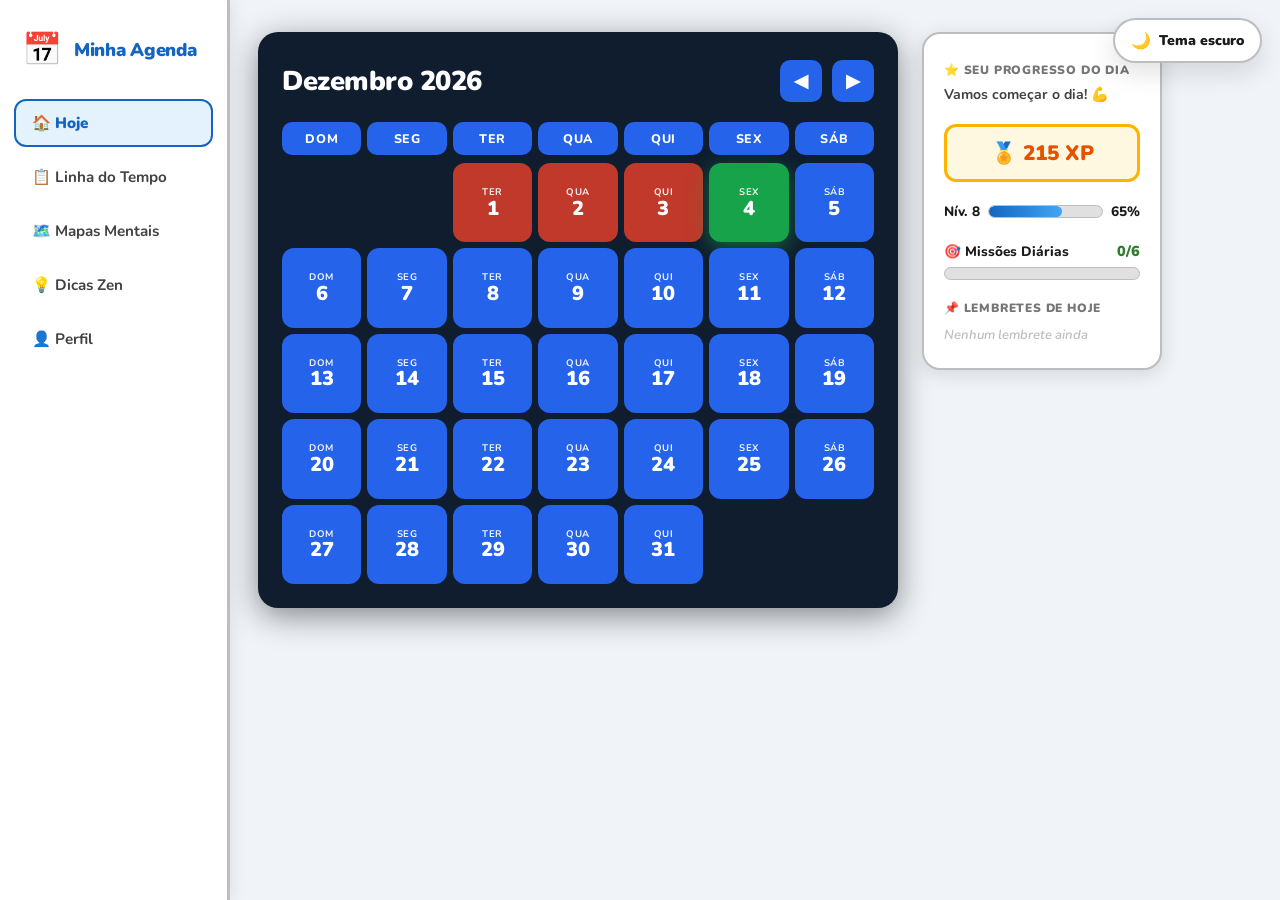
<file: agendaifsp-atualizado/index.html>
<!DOCTYPE html>
<html lang="pt-br">

<head>
    <meta charset="UTF-8">
    <meta name="viewport" content="width=device-width, initial-scale=1.0">
    <title>Agenda Adaptada</title>
    <script>
        (function () {
            try {
                if (localStorage.getItem('agenda-theme') === 'dark') {
                    document.documentElement.classList.add('dark-theme');
                }
            } catch (error) {
                document.documentElement.classList.remove('dark-theme');
            }
        })();
    </script>
    <link rel="stylesheet" href="css/style.css">
    <link rel="stylesheet" href="css/dark-mode.css">
    <link href="https://fonts.googleapis.com/css2?family=Nunito:wght@400;600;700;800;900&display=swap" rel="stylesheet">
</head>

<body>

    <div class="vlibras">
        <style>
            div[vw].enabled {
                top: 65% !important;
            }
        </style>

        <div vw class="enabled">

            <div vw-access-button class="active"></div>
            <div vw-plugin-wrapper>
                <div class="vw-plugin-top-wrapper"></div>
            </div>
        </div>
    </div>

    <script src="https://vlibras.gov.br/app/vlibras-plugin.js"></script>
    <script>
        new window.VLibras.Widget('https://vlibras.gov.br/app');
    </script>


    <button class="theme-toggle" id="theme-toggle" type="button" aria-pressed="false">
        <span class="theme-toggle-icon" aria-hidden="true">🌙</span>
        <span class="theme-toggle-text">Tema escuro</span>
    </button>

    <!-- Sidebar -->
    <aside class="sidebar">
        <div class="sidebar-logo">
            <div class="logo-icon">📅</div>
            <span class="logo-text">Minha Agenda</span>
        </div>
        <nav class="sidebar-nav">
            <a href="#" class="nav-item active" data-view="today">🏠 Hoje</a>
            <a href="#" class="nav-item" data-view="timeline">📋 Linha do Tempo</a>
            <a href="#" class="nav-item">🗺️ Mapas Mentais</a>
            <a href="#" class="nav-item">💡 Dicas Zen</a>
            <a href="#" class="nav-item">👤 Perfil</a>
        </nav>
    </aside>

    <!-- VIEW: HOJE (CALENDÁRIO)  -->
    <main class="main-content" id="view-today">
        <div class="calendar-container">
            <header>
                <h2 id="month-year"></h2>
                <div class="nav-buttons">
                    <button id="prev">◀</button>
                    <button id="next">▶</button>
                </div>
            </header>
            <div class="calendar-grid">
                <div class="day-name">Dom</div>
                <div class="day-name">Seg</div>
                <div class="day-name">Ter</div>
                <div class="day-name">Qua</div>
                <div class="day-name">Qui</div>
                <div class="day-name">Sex</div>
                <div class="day-name">Sáb</div>
                <div id="calendar-days" class="days-container"></div>
            </div>
        </div>

        <!-- Progress Panel -->
        <div class="progress-panel">
            <div class="progress-header">
                <span>⭐ SEU PROGRESSO DO DIA</span>
                <p id="progress-message">Continue assim, você está indo bem!</p>
            </div>
            <div class="xp-badge">🏅 <span id="xp-value">215</span> XP</div>
            <div class="progress-level">
                <span>Nív. <span id="level-value">8</span></span>
                <div class="progress-bar">
                    <div class="progress-fill" id="xp-bar" style="width:65%"></div>
                </div>
                <span id="xp-percent">65%</span>
            </div>
            <div class="missions">
                <span class="mission-label">🎯 Missões Diárias</span>
                <span class="mission-count" id="mission-count">4/6</span>
                <div class="progress-bar">
                    <div class="progress-fill missions-fill" id="mission-bar" style="width:66%"></div>
                </div>
            </div>
            <div class="reminders-today">
                <span class="reminders-title">📌 Lembretes de Hoje</span>
                <ul id="today-reminders-list">
                    <li class="no-reminders">Nenhum lembrete ainda</li>
                </ul>
            </div>
        </div>
    </main>

    <!--  VIEW: LINHA DO TEMPO  -->
    <main class="main-content timeline-layout" id="view-timeline" style="display:none;">
        <div class="timeline-container">
            <div class="timeline-header">
                <div>
                    <h2 class="timeline-title">📋 Linha do Tempo</h2>
                    <p class="timeline-subtitle">Acompanhe todas as suas tarefas</p>
                </div>
                <div class="timeline-filters">
                    <button class="filter-btn active" data-filter="all">Todas</button>
                    <button class="filter-btn" data-filter="done">✅ Concluídas</button>
                    <button class="filter-btn" data-filter="pending">⏳ Pendentes</button>
                    <button class="filter-btn" data-filter="missed">❌ Não Feitas</button>
                </div>
            </div>

            <div class="timeline-legend">
                <span class="legend-item legend-done">✅ Concluída</span>
                <span class="legend-item legend-pending">⏳ Pendente</span>
                <span class="legend-item legend-missed">❌ Não feita</span>
            </div>

            <div class="timeline-body" id="timeline-body">
                <p class="timeline-empty">Nenhuma tarefa encontrada. Adicione lembretes no calendário!</p>
            </div>

            <section class="report-section" id="productivity-report">
                <div class="report-header">
                    <h3>📈 Relatório de Produtividade</h3>
                    <p>Resumo das tarefas concluídas por dia e por semana</p>
                </div>

                <div class="report-highlights">
                    <div class="report-card report-best">
                        <span class="report-card-label">Dia mais produtivo</span>
                        <strong class="report-card-value" id="best-day-value">Sem dados</strong>
                        <small class="report-card-extra" id="best-day-extra">Adicione tarefas para começar</small>
                    </div>
                    <div class="report-card report-worst">
                        <span class="report-card-label">Dia menos produtivo</span>
                        <strong class="report-card-value" id="worst-day-value">Sem dados</strong>
                        <small class="report-card-extra" id="worst-day-extra">Adicione tarefas para começar</small>
                    </div>
                </div>

                <div class="report-charts">
                    <div class="chart-block">
                        <h4>Produtividade por dia da semana</h4>
                        <div class="bar-chart" id="weekday-chart"></div>
                    </div>
                    <div class="chart-block">
                        <h4>Produtividade por semana</h4>
                        <div class="bar-chart" id="week-chart"></div>
                    </div>
                </div>
            </section>
        </div>

        <!-- Painel de resumo -->
        <div class="progress-panel">
            <div class="progress-header">
                <span>📊 RESUMO GERAL</span>
                <p id="tl-summary-msg">Veja seu desempenho!</p>
            </div>
            <div class="xp-badge">🏅 <span id="tl-xp-value">215</span> XP</div>
            <div class="progress-level">
                <span>Nív. <span id="tl-level-value">8</span></span>
                <div class="progress-bar">
                    <div class="progress-fill" id="tl-xp-bar" style="width:65%"></div>
                </div>
                <span id="tl-xp-percent">65%</span>
            </div>

            <div class="tl-stats">
                <div class="tl-stat tl-stat-done">
                    <span class="tl-stat-icon">✅</span>
                    <span class="tl-stat-num" id="stat-done">0</span>
                    <span class="tl-stat-label">Concluídas</span>
                </div>
                <div class="tl-stat tl-stat-pending">
                    <span class="tl-stat-icon">⏳</span>
                    <span class="tl-stat-num" id="stat-pending">0</span>
                    <span class="tl-stat-label">Pendentes</span>
                </div>
                <div class="tl-stat tl-stat-missed">
                    <span class="tl-stat-icon">❌</span>
                    <span class="tl-stat-num" id="stat-missed">0</span>
                    <span class="tl-stat-label">Não feitas</span>
                </div>
            </div>

            <div class="missions">
                <span class="mission-label">🎯 Taxa de Conclusão</span>
                <span class="mission-count" id="tl-rate">0%</span>
                <div class="progress-bar">
                    <div class="progress-fill missions-fill" id="tl-rate-bar" style="width:0%"></div>
                </div>
            </div>
        </div>
    </main>

    <!-- Modal de Lembrete -->
    <div class="modal-overlay" id="modal-overlay">
        <div class="modal">
            <div class="modal-header">
                <span class="modal-date-title" id="modal-date-title">📅 Dia 1</span>
                <button class="modal-close" id="modal-close">✕</button>
            </div>
            <div class="modal-reminders" id="modal-reminders">
                <p class="no-reminders-modal">Nenhum lembrete para este dia.</p>
            </div>
            <div class="modal-add">
                <input type="text" id="reminder-input" class="reminder-input" placeholder="✏️ Adicionar lembrete..."
                    maxlength="80" />
                <button class="btn-add" id="btn-add-reminder">＋ Adicionar</button>
            </div>
        </div>
    </div>

    <!-- Toast -->
    <div class="toast" id="toast"></div>

    <script src="js/script.js"></script>
</body>

</html>
</file>
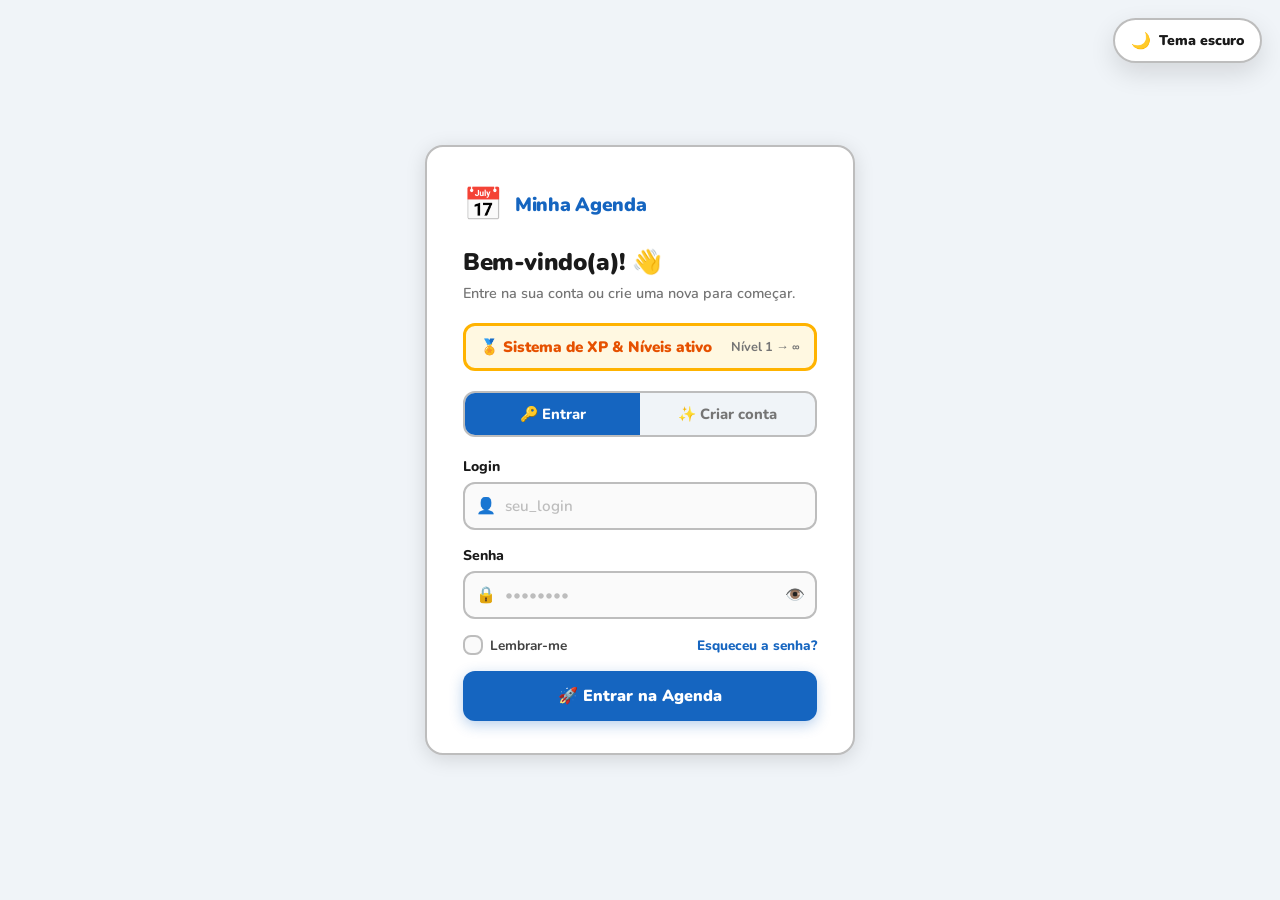
<file: agendaifsp-atualizado/login.html>
<!DOCTYPE html>
<html lang="pt-br">

<head>
    <meta charset="UTF-8">
    <meta name="viewport" content="width=device-width, initial-scale=1.0">
    <title>Agenda Adaptada — Login</title>
    <script>
        (function () {
            try {
                if (localStorage.getItem('agenda-theme') === 'dark') {
                    document.documentElement.classList.add('dark-theme');
                }
            } catch (error) {
                document.documentElement.classList.remove('dark-theme');
            }
        })();
    </script>
    <link rel="stylesheet" href="css/login.css">
    <link rel="stylesheet" href="css/dark-mode.css">

    <link href="https://fonts.googleapis.com/css2?family=Nunito:wght@400;600;700;800;900&display=swap" rel="stylesheet">
</head>

<body>

    <button class="theme-toggle" id="theme-toggle" type="button" aria-pressed="false">
        <span class="theme-toggle-icon" aria-hidden="true">🌙</span>
        <span class="theme-toggle-text">Tema escuro</span>
    </button>

    <div class="login-card">
        <div class="login-logo">
            <div class="logo-icon">📅</div>
            <span class="logo-text">Minha Agenda</span>
        </div>
        <div>
            <h1 class="login-title">Bem-vindo(a)! 👋</h1>
            <p class="login-subtitle">Entre na sua conta ou crie uma nova para começar.</p>
        </div>
        <div class="xp-badge">
            🏅 Sistema de XP &amp; Níveis ativo
            <span class="xp-badge-right">Nível 1 → ∞</span>
        </div>

        <!-- Abas -->
        <div class="tabs" role="tablist">
            <button class="tab-btn active" id="tab-login" role="tab" aria-selected="true"
                onclick="switchTab('login')">🔑 Entrar</button>
            <button class="tab-btn" id="tab-cadastro" role="tab" aria-selected="false" onclick="switchTab('cadastro')">✨
                Criar conta</button>
        </div>
        <div class="form-panel" id="panel-login">

            <div class="field">
                <label for="login-user">Login</label>
                <div class="input-wrap">
                    <span class="i-icon" aria-hidden="true">👤</span>
                    <!-- usuarios.login -->
                    <input type="text" id="login-user" placeholder="seu_login" autocomplete="username"
                        maxlength="255" />
                </div>
            </div>

            <div class="field">
                <label for="login-pw">Senha</label>
                <div class="input-wrap">
                    <span class="i-icon" aria-hidden="true">🔒</span>
                    <!-- usuarios.senha -->
                    <input type="password" id="login-pw" placeholder="••••••••" autocomplete="current-password" />
                    <button type="button" class="toggle-pw" aria-label="Mostrar/ocultar senha"
                        onclick="togglePw('login-pw', this)">👁️</button>
                </div>
            </div>

            <div class="options-row">
                <label class="remember">
                    <input type="checkbox" id="remember" />
                    <span class="check-box" aria-hidden="true">✓</span>
                    Lembrar-me
                </label>
                <a href="#" class="forgot">Esqueceu a senha?</a>
            </div>

            <button class="btn-primary" id="btn-login" onclick="handleLogin()">
                🚀 Entrar na Agenda
            </button>

        </div>
        <div class="form-panel hidden" id="panel-cadastro">
            <div class="field">
                <label for="cad-nome">Nome completo</label>
                <div class="input-wrap">
                    <span class="i-icon" aria-hidden="true">🙂</span>
                    <input type="text" id="cad-nome" placeholder="Ex.: Ana Silva" autocomplete="name" maxlength="255" />
                </div>
            </div>

            <div class="field-row">
                <div class="field">
                    <label for="cad-login">Login</label>
                    <div class="input-wrap">
                        <span class="i-icon" aria-hidden="true">👤</span>
                        <input type="text" id="cad-login" placeholder="Ex.: ana123" autocomplete="username"
                            maxlength="255" />
                    </div>
                </div>

                <div class="field">
                    <label for="cad-nasc">Data de nascimento</label>
                    <div class="input-wrap">
                        <span class="i-icon" aria-hidden="true">🎂</span>
                        <input type="date" id="cad-nasc" autocomplete="bday" />
                    </div>
                </div>
            </div>

            <div class="field">
                <label for="cad-pw">Senha</label>
                <div class="input-wrap">
                    <span class="i-icon" aria-hidden="true">🔒</span>
                    <input type="password" id="cad-pw" placeholder="Mínimo 6 caracteres" autocomplete="new-password"
                        oninput="checkPw()" />
                    <button type="button" class="toggle-pw" aria-label="Mostrar/ocultar senha"
                        onclick="togglePw('cad-pw', this)">👁️</button>
                </div>
            </div>

            <div class="pw-hints" id="pw-hints" aria-live="polite">
                <p id="hint-len">• Mínimo de 6 caracteres</p>
                <p id="hint-num">• Pelo menos 1 número</p>
                <p id="hint-char">• Pelo menos 1 letra</p>
            </div>

            <div class="field">
                <label for="cad-pw2">Confirmar senha</label>
                <div class="input-wrap">
                    <span class="i-icon" aria-hidden="true">🔐</span>
                    <input type="password" id="cad-pw2" placeholder="Repita a senha" autocomplete="new-password" />
                    <button type="button" class="toggle-pw" aria-label="Mostrar/ocultar confirmação"
                        onclick="togglePw('cad-pw2', this)">👁️</button>
                </div>
            </div>

            <div class="divider">Valores iniciais automáticos</div>

            <div class="field-row">
                <div class="field">
                    <label>Nível inicial</label>
                    <input type="text" value="Nível 1" disabled style="padding-left:14px"
                        title="Definido automaticamente — usuarios.nivel_atual DEFAULT 1" />
                </div>
                <div class="field">
                    <label>XP inicial</label>
                    <input type="text" value="0 XP" disabled style="padding-left:14px"
                        title="Definido automaticamente — usuarios.experiencia_atual DEFAULT 0" />
                </div>
            </div>

            <button class="btn-primary" id="btn-cadastro" onclick="handleCadastro()">
                ✨ Criar minha conta
            </button>

        </div>

    </div>

    <div class="toast" id="toast"></div>

    <script src="js/login.js"></script>
</body>

</html>
</file>
<file: agendaifsp-atualizado/css/style.css>
/*  RESET & BASE  */
* {
    box-sizing: border-box;
    margin: 0;
    padding: 0;
}

:root {
    --blue: #1565C0;
    --blue-light: #42A5F5;
    --blue-bg: #E3F2FD;
    --green: #2E7D32;
    --green-light: #66BB6A;
    --green-bg: #E8F5E9;
    --yellow: #E65100;
    --yellow-light: #FFB300;
    --yellow-bg: #FFF8E1;
    --red: #C62828;
    --red-light: #EF9A9A;
    --red-bg: #FFEBEE;
    --orange: #E65100;
    --orange-light: #FF8A65;
    --orange-bg: #FBE9E7;
    --bg: #F0F4F8;
    --white: #FFFFFF;
    --text-dark: #1A1A1A;
    --text-mid: #424242;
    --text-soft: #757575;
    --radius-lg: 18px;
    --radius-md: 12px;
    --radius-sm: 8px;
    --shadow: 0 4px 20px rgba(0, 0, 0, 0.13);
}

body {
    font-family: 'Nunito', 'Segoe UI', Tahoma, Geneva, Verdana, sans-serif;
    background-color: var(--bg);
    display: flex;
    min-height: 100vh;
    font-size: 16px;
}

.vlibras {
    position: relative;
    top: 65% !important;
}

.vlibras [vw-access-button],
div[vw-access-button],
.enabled [vw-access-button],
.vw-access-button {
    top: 65% !important;
    transform: translateY(-50%);
}

.sidebar,
.main-content,
.calendar-container,
.progress-panel,
.timeline-container,
.modal,
.toast,
.nav-item,
.nav-buttons button,
.day,
.filter-btn,
.legend-item,
.tl-card,
.tl-task,
.report-card,
.chart-block,
.reminder-item,
.reminder-today-item,
.btn-primary,
.btn-add,
.btn-done,
.btn-delete,
.theme-toggle,
input[type="text"],
input[type="password"],
input[type="date"],
.tabs,
.check-box {
    transition: background-color 0.28s ease, color 0.28s ease, border-color 0.28s ease, box-shadow 0.28s ease, opacity 0.28s ease, transform 0.2s ease;
}

.theme-toggle {
    position: fixed;
    top: 18px;
    right: 18px;
    z-index: 3000;
    display: inline-flex;
    align-items: center;
    gap: 8px;
    border: 2px solid #BDBDBD;
    border-radius: 999px;
    background: var(--white);
    color: var(--text-dark);
    padding: 11px 16px;
    font-family: 'Nunito', sans-serif;
    font-size: 0.88rem;
    font-weight: 900;
    cursor: pointer;
    box-shadow: 0 10px 26px rgba(0, 0, 0, 0.12);
}

.theme-toggle:hover {
    border-color: var(--blue);
    color: var(--blue);
    transform: translateY(-1px);
}

.theme-toggle-icon {
    font-size: 1rem;
    line-height: 1;
}

/*  SIDEBAR  */
.sidebar {
    width: 230px;
    background: var(--white);
    border-right: 3px solid #BDBDBD;
    padding: 28px 14px;
    display: flex;
    flex-direction: column;
    gap: 28px;
    box-shadow: 3px 0 16px rgba(0, 0, 0, 0.08);
    flex-shrink: 0;
    position: sticky;
    top: 0;
    height: 100vh;
}

.sidebar-logo {
    display: flex;
    align-items: center;
    gap: 12px;
    padding: 0 8px;
}

.logo-icon {
    font-size: 2rem;
}

.logo-text {
    font-weight: 900;
    font-size: 1.15rem;
    color: var(--blue);
    letter-spacing: -0.3px;
}

.sidebar-nav {
    display: flex;
    flex-direction: column;
    gap: 6px;
}

.nav-item {
    display: flex;
    align-items: center;
    gap: 12px;
    padding: 12px 16px;
    border-radius: var(--radius-md);
    color: var(--text-mid);
    font-weight: 700;
    font-size: 0.95rem;
    text-decoration: none;
    transition: all 0.18s;
    border: 2.5px solid transparent;
}

.nav-item:hover {
    background: var(--blue-bg);
    color: var(--blue);
    border-color: var(--blue-light);
}

.nav-item.active {
    background: var(--blue-bg);
    color: var(--blue);
    font-weight: 900;
    border-color: var(--blue);
}

/*  MAIN CONTENT  */
.main-content {
    flex: 1;
    display: flex;
    gap: 24px;
    padding: 32px 28px;
    align-items: flex-start;
    width: 100%;
}

/*  CALENDAR CONTAINER  */
/* ============================
   CALENDAR — DARK NAVY STYLE
   ============================ */
.calendar-container {
    flex: 1;
    background: #0f1d2e;
    border-radius: 20px;
    box-shadow: 0 8px 32px rgba(0,0,0,0.45);
    padding: 28px 24px 24px;
    max-width: 640px;
    border: none;
}

header {
    display: flex;
    justify-content: space-between;
    align-items: center;
    margin-bottom: 20px;
}

header h2 {
    font-size: 1.7rem;
    font-weight: 900;
    color: #ffffff;
    letter-spacing: -0.5px;
}

.nav-buttons {
    display: flex;
    gap: 10px;
}

.nav-buttons button {
    background: #2563eb;
    border: none;
    border-radius: 10px;
    width: 42px;
    height: 42px;
    font-size: 1.1rem;
    color: #ffffff;
    cursor: pointer;
    transition: all 0.18s;
    font-weight: 900;
}

.nav-buttons button:hover {
    background: #1d4ed8;
    transform: scale(1.08);
    box-shadow: 0 4px 14px rgba(37, 99, 235, 0.5);
}

/*  CALENDAR GRID */
.calendar-grid {
    display: grid;
    grid-template-columns: repeat(7, 1fr);
    gap: 6px;
    text-align: center;
}

.day-name {
    font-weight: 800;
    color: #ffffff;
    font-size: 0.78rem;
    text-transform: uppercase;
    letter-spacing: 0.6px;
    background: #2563eb;
    border-radius: 10px;
    padding: 8px 2px;
    margin-bottom: 2px;
}

.days-container {
    display: contents;
}

.day {
    width: 100%;
    aspect-ratio: 1;
    border-radius: 12px;
    cursor: pointer;
    transition: all 0.18s;
    border: none;
    display: flex;
    flex-direction: column;
    align-items: center;
    justify-content: center;
    gap: 2px;
    color: #ffffff;
    background: #c0392b;  /* past days default — red */
}

/* Future days (non-past, non-today) rendered via JS class */
.day.day-future {
    background: #2563eb;
}

/* Past days */
.day.day-past {
    background: #c0392b;
}

.day .day-label {
    font-size: 0.6rem;
    font-weight: 700;
    text-transform: uppercase;
    letter-spacing: 0.5px;
    opacity: 0.92;
    line-height: 1;
}

.day .day-num {
    font-size: 1.25rem;
    font-weight: 900;
    line-height: 1;
}

.day:hover {
    transform: scale(1.09);
    box-shadow: 0 4px 16px rgba(0,0,0,0.35);
    filter: brightness(1.15);
}

.today {
    background: #16a34a !important;
    color: #ffffff !important;
    font-weight: 900;
    box-shadow: 0 6px 20px rgba(22, 163, 74, 0.55) !important;
}

.today:hover {
    background: #15803d !important;
    color: #ffffff !important;
}

.empty {
    visibility: hidden;
}

.reminder-dot {
    width: 7px;
    height: 7px;
    border-radius: 50%;
    display: block;
    margin-top: 2px;
}

.dot-pending {
    background: #fbbf24;
    box-shadow: 0 0 5px rgba(251, 191, 36, 0.8);
}

.dot-done {
    background: #86efac;
    box-shadow: 0 0 5px rgba(134, 239, 172, 0.8);
}

/*  PROGRESS PANEL  */
.progress-panel {
    width: 240px;
    background: var(--white);
    border-radius: var(--radius-lg);
    box-shadow: var(--shadow);
    padding: 24px 20px;
    display: flex;
    flex-direction: column;
    gap: 20px;
    flex-shrink: 0;
    border: 2.5px solid #BDBDBD;
}

.progress-header span {
    font-size: 0.75rem;
    font-weight: 900;
    text-transform: uppercase;
    letter-spacing: 0.8px;
    color: var(--text-soft);
}

.progress-header p {
    font-size: 0.88rem;
    color: var(--text-mid);
    margin-top: 5px;
    font-weight: 700;
    transition: all 0.3s;
}

.xp-badge {
    background: var(--yellow-bg);
    border: 3px solid var(--yellow-light);
    border-radius: var(--radius-md);
    padding: 12px 14px;
    font-weight: 900;
    font-size: 1.3rem;
    color: var(--yellow);
    text-align: center;
    transition: transform 0.2s;
}

.xp-badge.bump {
    transform: scale(1.1);
}

.progress-level {
    display: flex;
    align-items: center;
    gap: 8px;
    font-size: 0.85rem;
    font-weight: 800;
    color: var(--text-dark);
}

.progress-bar {
    flex: 1;
    height: 13px;
    background: #E0E0E0;
    border-radius: 99px;
    overflow: hidden;
    border: 1.5px solid #BDBDBD;
}

.progress-fill {
    height: 100%;
    background: linear-gradient(90deg, var(--blue), var(--blue-light));
    border-radius: 99px;
    transition: width 0.55s ease;
}

.missions {
    display: flex;
    flex-wrap: wrap;
    align-items: center;
    gap: 6px;
}

.mission-label {
    font-size: 0.85rem;
    font-weight: 800;
    color: var(--text-dark);
    flex: 1;
}

.mission-count {
    font-size: 0.9rem;
    font-weight: 900;
    color: var(--green);
}

.missions .progress-bar {
    width: 100%;
    flex: none;
}

.missions-fill {
    background: linear-gradient(90deg, var(--green), var(--green-light));
}

/*  REMINDERS TODAY  */
.reminders-today {
    display: flex;
    flex-direction: column;
    gap: 10px;
}

.reminders-title {
    font-size: 0.75rem;
    font-weight: 900;
    text-transform: uppercase;
    letter-spacing: 0.8px;
    color: var(--text-soft);
}

#today-reminders-list {
    list-style: none;
    display: flex;
    flex-direction: column;
    gap: 7px;
    max-height: 180px;
    overflow-y: auto;
}

.no-reminders {
    font-size: 0.82rem;
    color: #BDBDBD;
    font-style: italic;
    font-weight: 600;
}

.reminder-today-item {
    display: flex;
    align-items: center;
    justify-content: space-between;
    gap: 8px;
    padding: 9px 12px;
    background: #FAFAFA;
    border-radius: var(--radius-md);
    border: 2px solid #E0E0E0;
    transition: all 0.2s;
}

.reminder-today-item.done {
    background: var(--green-bg);
    border-color: var(--green-light);
}

.reminder-today-text {
    font-size: 0.82rem;
    font-weight: 700;
    color: var(--text-dark);
    flex: 1;
    line-height: 1.3;
}

.reminder-today-item.done .reminder-today-text {
    color: var(--green);
    text-decoration: line-through;
}

.btn-confirm-today {
    background: var(--green);
    color: var(--white);
    border: none;
    border-radius: var(--radius-sm);
    padding: 6px 10px;
    font-size: 0.75rem;
    font-weight: 800;
    cursor: pointer;
    white-space: nowrap;
    font-family: 'Nunito', sans-serif;
    transition: all 0.18s;
}

.btn-confirm-today:hover {
    background: #1B5E20;
    transform: scale(1.06);
    box-shadow: 0 3px 10px rgba(46, 125, 50, 0.45);
}

.done-badge {
    font-size: 1rem;
}

/*  LINHA DO TEMPO  */

.timeline-layout {
    align-items: flex-start;
}

.timeline-layout .timeline-container {
    min-width: 0;
}

.timeline-container {
    flex: 1;
    background: var(--white);
    border-radius: var(--radius-lg);
    box-shadow: var(--shadow);
    padding: 30px 32px;
    border: 2.5px solid #BDBDBD;
    min-height: 70vh;
}

.timeline-header {
    display: flex;
    align-items: flex-start;
    justify-content: space-between;
    flex-wrap: wrap;
    gap: 16px;
    margin-bottom: 22px;
}

.timeline-title {
    font-size: 1.7rem;
    font-weight: 900;
    color: var(--blue);
    letter-spacing: -0.5px;
}

.timeline-subtitle {
    font-size: 0.9rem;
    color: var(--text-soft);
    font-weight: 600;
    margin-top: 4px;
}

/*  FILTROS  */
.timeline-filters {
    display: flex;
    gap: 8px;
    flex-wrap: wrap;
}

.filter-btn {
    padding: 8px 16px;
    border-radius: 99px;
    border: 2.5px solid #BDBDBD;
    background: var(--white);
    color: var(--text-mid);
    font-weight: 800;
    font-size: 0.82rem;
    cursor: pointer;
    font-family: 'Nunito', sans-serif;
    transition: all 0.18s;
}

.filter-btn:hover {
    border-color: var(--blue);
    color: var(--blue);
    background: var(--blue-bg);
}

.filter-btn.active {
    background: var(--blue);
    color: var(--white);
    border-color: var(--blue);
}

/*  LEGENDA  */
.timeline-legend {
    display: flex;
    gap: 18px;
    margin-bottom: 28px;
    flex-wrap: wrap;
}

.legend-item {
    display: flex;
    align-items: center;
    gap: 6px;
    font-size: 0.82rem;
    font-weight: 700;
    color: var(--text-mid);
    background: #F5F5F5;
    border-radius: 99px;
    padding: 5px 14px;
    border: 2px solid #E0E0E0;
}

.legend-done {
    border-color: var(--green-light);
    color: var(--green);
    background: var(--green-bg);
}

.legend-pending {
    border-color: var(--yellow-light);
    color: var(--yellow);
    background: var(--yellow-bg);
}

.legend-missed {
    border-color: var(--red-light);
    color: var(--red);
    background: var(--red-bg);
}

/*  CORPO DA LINHA DO TEMPO  */
.timeline-body {
    display: flex;
    flex-direction: column;
    gap: 0;
}

.timeline-empty {
    text-align: center;
    color: #BDBDBD;
    font-size: 0.95rem;
    font-weight: 600;
    font-style: italic;
    padding: 48px 0;
}

/*  GRUPO DE DIA  */
.tl-group {
    display: flex;
    gap: 18px;
    align-items: stretch;
    margin-bottom: 4px;
}

/* COLUNA ESQUERDA (DOT + LINHA)  */
.tl-left {
    display: flex;
    flex-direction: column;
    align-items: center;
    flex-shrink: 0;
    width: 44px;
}

.tl-dot {
    width: 44px;
    height: 44px;
    border-radius: 50%;
    display: flex;
    align-items: center;
    justify-content: center;
    font-size: 1.2rem;
    font-weight: 900;
    flex-shrink: 0;
    border: 3px solid transparent;
    box-shadow: 0 3px 10px rgba(0, 0, 0, 0.15);
    z-index: 1;
}

.tl-dot-done {
    background: var(--green-bg);
    border-color: var(--green);
}

.tl-dot-pending {
    background: var(--yellow-bg);
    border-color: var(--yellow-light);
}

.tl-dot-missed {
    background: var(--red-bg);
    border-color: var(--red);
}

.tl-line {
    flex: 1;
    width: 4px;
    background: linear-gradient(to bottom, #BDBDBD, #E0E0E0);
    border-radius: 99px;
    margin: 4px 0;
    min-height: 24px;
}

/*  CARD DO DIA  */
.tl-card {
    flex: 1;
    background: #FAFAFA;
    border: 2.5px solid #E0E0E0;
    border-radius: var(--radius-lg);
    padding: 18px 20px;
    margin-bottom: 20px;
    transition: box-shadow 0.2s;
}

.tl-card:hover {
    box-shadow: 0 4px 18px rgba(0, 0, 0, 0.1);
}

.tl-card-today {
    background: var(--blue-bg);
    border-color: var(--blue);
    box-shadow: 0 4px 18px rgba(21, 101, 192, 0.18);
}

.tl-card-header {
    display: flex;
    align-items: flex-start;
    justify-content: space-between;
    gap: 12px;
    margin-bottom: 14px;
    flex-wrap: wrap;
}

.tl-date-block {
    display: flex;
    flex-direction: column;
    gap: 2px;
}

.tl-weekday {
    font-size: 0.78rem;
    font-weight: 900;
    text-transform: uppercase;
    letter-spacing: 0.8px;
    color: var(--blue);
}

.tl-date {
    font-size: 1rem;
    font-weight: 800;
    color: var(--text-dark);
}

/*  BADGES DO DIA  */
.tl-day-badges {
    display: flex;
    gap: 6px;
    flex-wrap: wrap;
}

.tl-badge {
    padding: 4px 10px;
    border-radius: 99px;
    font-size: 0.72rem;
    font-weight: 800;
    border: 2px solid transparent;
}

.tl-badge-done {
    background: var(--green-bg);
    color: var(--green);
    border-color: var(--green-light);
}

.tl-badge-pending {
    background: var(--yellow-bg);
    color: var(--yellow);
    border-color: var(--yellow-light);
}

.tl-badge-missed {
    background: var(--red-bg);
    color: var(--red);
    border-color: var(--red-light);
}

/*  TAREFAS DENTRO DO CARD  */
.tl-tasks {
    display: flex;
    flex-direction: column;
    gap: 8px;
}

.tl-task {
    display: flex;
    align-items: center;
    gap: 10px;
    padding: 10px 14px;
    border-radius: var(--radius-md);
    border: 2px solid transparent;
    transition: all 0.18s;
}

.tl-task:hover {
    transform: translateX(4px);
}

.tl-task-done {
    background: var(--green-bg);
    border-color: var(--green-light);
}

.tl-task-pending {
    background: var(--yellow-bg);
    border-color: var(--yellow-light);
}

.tl-task-missed {
    background: var(--red-bg);
    border-color: var(--red-light);
}

.tl-task-icon {
    font-size: 1.1rem;
    flex-shrink: 0;
}

.tl-task-text {
    flex: 1;
    font-size: 0.9rem;
    font-weight: 700;
    color: var(--text-dark);
    line-height: 1.4;
}

.tl-task-done .tl-task-text {
    color: var(--green);
    text-decoration: line-through;
}

.tl-task-missed .tl-task-text {
    color: var(--red);
    text-decoration: line-through;
    opacity: 0.8;
}

.tl-task-status-label {
    font-size: 0.72rem;
    font-weight: 900;
    border-radius: 99px;
    padding: 3px 10px;
    white-space: nowrap;
    border: 2px solid transparent;
}

.tl-label-done {
    background: var(--green);
    color: var(--white);
    border-color: #1B5E20;
}

.tl-label-pending {
    background: var(--yellow-light);
    color: var(--text-dark);
    border-color: var(--orange);
}

.tl-label-missed {
    background: var(--red);
    color: var(--white);
    border-color: #7F0000;
}

/*  STATS DO PAINEL DA TIMELINE  */
.tl-stats {
    display: flex;
    flex-direction: column;
    gap: 8px;
}

.tl-stat {
    display: flex;
    align-items: center;
    gap: 10px;
    padding: 10px 14px;
    border-radius: var(--radius-md);
    border: 2.5px solid transparent;
}

.tl-stat-done {
    background: var(--green-bg);
    border-color: var(--green-light);
}

.tl-stat-pending {
    background: var(--yellow-bg);
    border-color: var(--yellow-light);
}

.tl-stat-missed {
    background: var(--red-bg);
    border-color: var(--red-light);
}

.tl-stat-icon {
    font-size: 1.2rem;
}

.tl-stat-num {
    font-size: 1.4rem;
    font-weight: 900;
    color: var(--text-dark);
    line-height: 1;
}

.tl-stat-label {
    font-size: 0.78rem;
    font-weight: 700;
    color: var(--text-soft);
}

/*  RELATÓRIO DE PRODUTIVIDADE  */
.report-section {
    margin-top: 24px;
    padding-top: 20px;
    border-top: 2px dashed #D0D7DE;
    display: flex;
    flex-direction: column;
    gap: 16px;
}

.report-header h3 {
    font-size: 1.2rem;
    color: var(--blue);
    font-weight: 900;
}

.report-header p {
    color: var(--text-soft);
    font-size: 0.9rem;
    font-weight: 700;
    margin-top: 4px;
}

.report-highlights {
    display: grid;
    grid-template-columns: repeat(2, minmax(220px, 1fr));
    gap: 12px;
}

.report-card {
    border-radius: var(--radius-md);
    border: 2.5px solid #BDBDBD;
    background: #FAFAFA;
    padding: 14px;
    display: flex;
    flex-direction: column;
    gap: 4px;
}

.report-best {
    background: var(--green-bg);
    border-color: var(--green-light);
}

.report-worst {
    background: var(--orange-bg);
    border-color: var(--orange-light);
}

.report-card-label {
    font-size: 0.78rem;
    text-transform: uppercase;
    letter-spacing: 0.7px;
    font-weight: 900;
    color: var(--text-soft);
}

.report-card-value {
    font-size: 1rem;
    color: var(--text-dark);
    font-weight: 900;
}

.report-card-extra {
    font-size: 0.82rem;
    color: var(--text-mid);
    font-weight: 700;
}

.report-charts {
    display: grid;
    grid-template-columns: 1fr;
    gap: 12px;
}

.chart-block {
    border: 2.5px solid #E0E0E0;
    border-radius: var(--radius-md);
    background: #FCFCFC;
    padding: 14px;
}

.chart-block h4 {
    font-size: 0.92rem;
    color: var(--text-dark);
    font-weight: 900;
    margin-bottom: 12px;
}

.bar-chart {
    display: flex;
    flex-direction: column;
    gap: 9px;
}

.bar-row {
    display: grid;
    grid-template-columns: 125px 1fr 44px;
    align-items: center;
    gap: 10px;
}

.bar-label,
.bar-value {
    font-size: 0.82rem;
    font-weight: 800;
    color: var(--text-mid);
}

.bar-value {
    text-align: right;
    color: var(--text-dark);
}

.bar-track {
    height: 12px;
    border-radius: 99px;
    background: #E8ECEF;
    border: 1.5px solid #D1D9E0;
    overflow: hidden;
}

.bar-fill {
    height: 100%;
    border-radius: 99px;
    transition: width 0.45s ease;
}

.bar-fill-weekday {
    background: linear-gradient(90deg, var(--blue), var(--blue-light));
}

.bar-fill-week {
    background: linear-gradient(90deg, var(--green), var(--green-light));
}

.bar-empty {
    font-size: 0.85rem;
    font-weight: 700;
    color: #9EA7AF;
    font-style: italic;
}

/*  MODAL  */
.modal-overlay {
    position: fixed;
    inset: 0;
    background: rgba(10, 20, 40, 0.6);
    backdrop-filter: blur(5px);
    z-index: 1000;
    display: flex;
    align-items: center;
    justify-content: center;
    opacity: 0;
    pointer-events: none;
    transition: opacity 0.22s ease;
}

.modal-overlay.active {
    opacity: 1;
    pointer-events: all;
}

.modal {
    background: var(--white);
    border-radius: 22px;
    box-shadow: 0 22px 60px rgba(0, 0, 0, 0.25);
    padding: 30px;
    width: 100%;
    max-width: 430px;
    display: flex;
    flex-direction: column;
    gap: 20px;
    border: 3px solid var(--blue);
    transform: translateY(18px) scale(0.97);
    transition: transform 0.22s ease;
}

.modal-overlay.active .modal {
    transform: translateY(0) scale(1);
}

.modal-header {
    display: flex;
    align-items: center;
    justify-content: space-between;
}

.modal-date-title {
    font-size: 1.2rem;
    font-weight: 900;
    color: var(--blue);
    letter-spacing: -0.3px;
}

.modal-close {
    background: var(--red-bg);
    border: 2px solid var(--red-light);
    border-radius: var(--radius-sm);
    width: 38px;
    height: 38px;
    font-size: 0.95rem;
    color: var(--red);
    cursor: pointer;
    font-weight: 900;
    transition: all 0.18s;
    font-family: 'Nunito', sans-serif;
}

.modal-close:hover {
    background: var(--red);
    color: var(--white);
    border-color: var(--red);
}

.modal-reminders {
    display: flex;
    flex-direction: column;
    gap: 9px;
    max-height: 260px;
    overflow-y: auto;
}

.no-reminders-modal {
    font-size: 0.9rem;
    color: #BDBDBD;
    font-style: italic;
    text-align: center;
    padding: 18px 0;
    font-weight: 600;
}

.reminder-item {
    display: flex;
    align-items: center;
    justify-content: space-between;
    gap: 10px;
    padding: 12px 15px;
    background: #FAFAFA;
    border-radius: var(--radius-md);
    border: 2px solid #BDBDBD;
    transition: all 0.2s;
}

.reminder-item.done {
    background: var(--green-bg);
    border-color: var(--green-light);
}

.reminder-text {
    font-size: 0.92rem;
    font-weight: 700;
    color: var(--text-dark);
    flex: 1;
    line-height: 1.4;
}

.reminder-item.done .reminder-text {
    color: var(--green);
    text-decoration: line-through;
}

.reminder-actions {
    display: flex;
    align-items: center;
    gap: 7px;
    flex-shrink: 0;
}

.btn-done {
    background: var(--green);
    color: var(--white);
    border: none;
    border-radius: var(--radius-sm);
    padding: 7px 14px;
    font-size: 0.8rem;
    font-weight: 800;
    cursor: pointer;
    font-family: 'Nunito', sans-serif;
    transition: all 0.18s;
}

.btn-done:hover {
    background: #1B5E20;
    transform: scale(1.06);
    box-shadow: 0 3px 10px rgba(46, 125, 50, 0.45);
}

.done-tag {
    font-size: 0.82rem;
    font-weight: 800;
    color: var(--green);
}

.btn-delete {
    background: var(--red-bg);
    border: 2px solid var(--red-light);
    color: var(--red);
    cursor: pointer;
    font-size: 0.9rem;
    padding: 5px 8px;
    border-radius: var(--radius-sm);
    transition: all 0.18s;
}

.btn-delete:hover {
    background: var(--red);
    color: var(--white);
    border-color: var(--red);
}

.modal-add {
    display: flex;
    gap: 9px;
}

.reminder-input {
    flex: 1;
    padding: 12px 16px;
    border: 2.5px solid #BDBDBD;
    border-radius: var(--radius-md);
    font-size: 0.95rem;
    font-family: 'Nunito', sans-serif;
    font-weight: 700;
    color: var(--text-dark);
    outline: none;
    transition: border-color 0.2s, box-shadow 0.2s;
    background: #FAFAFA;
}

.reminder-input:focus {
    border-color: var(--blue);
    box-shadow: 0 0 0 4px rgba(21, 101, 192, 0.13);
    background: var(--white);
}

.reminder-input::placeholder {
    color: #BDBDBD;
    font-weight: 600;
}

.btn-add {
    background: var(--blue);
    color: var(--white);
    border: none;
    border-radius: var(--radius-md);
    padding: 12px 18px;
    font-size: 0.9rem;
    font-weight: 900;
    cursor: pointer;
    font-family: 'Nunito', sans-serif;
    transition: all 0.18s;
    white-space: nowrap;
}

.btn-add:hover {
    background: #0D47A1;
    transform: scale(1.05);
    box-shadow: 0 5px 16px rgba(21, 101, 192, 0.42);
}

/*  TOAST  */
.toast {
    position: fixed;
    bottom: 30px;
    left: 50%;
    transform: translateX(-50%) translateY(20px);
    background: var(--text-dark);
    color: var(--white);
    padding: 13px 28px;
    border-radius: 99px;
    font-size: 0.92rem;
    font-weight: 800;
    font-family: 'Nunito', sans-serif;
    box-shadow: 0 10px 30px rgba(0, 0, 0, 0.25);
    opacity: 0;
    pointer-events: none;
    transition: all 0.28s ease;
    z-index: 2000;
    white-space: nowrap;
    border: 2.5px solid transparent;
}

.toast.show {
    opacity: 1;
    transform: translateX(-50%) translateY(0);
}

.toast-success {
    background: var(--green);
    border-color: #1B5E20;
}

.toast-info {
    background: var(--blue);
    border-color: #0D47A1;
}

.toast-level {
    background: var(--yellow-light);
    color: var(--text-dark);
    border-color: var(--yellow);
    font-size: 1rem;
}

/*  RESPONSIVE  */
@media (max-width: 900px) {
    .main-content {
        padding: 24px 18px;
        gap: 16px;
    }

    .calendar-container,
    .timeline-container {
        padding: 22px 18px;
    }

    .progress-panel {
        width: 280px;
    }

    .timeline-header {
        flex-direction: column;
    }

    .timeline-filters {
        justify-content: flex-start;
    }

    .report-highlights {
        grid-template-columns: 1fr;
    }

    .bar-row {
        grid-template-columns: 100px 1fr 38px;
    }
}

@media (max-width: 768px) {
    body {
        display: block;
        min-height: 100vh;
    }

    .sidebar {
        width: 100%;
        height: auto;
        position: sticky;
        top: 0;
        z-index: 1200;
        border-right: none;
        border-bottom: 3px solid #BDBDBD;
        box-shadow: 0 2px 14px rgba(0, 0, 0, 0.08);
        padding: 12px 12px 10px;
        gap: 10px;
    }

    .theme-toggle {
        top: 72px;
        right: 14px;
        padding: 10px 14px;
        font-size: 0.82rem;
    }

    .sidebar-logo {
        justify-content: center;
        padding: 0;
    }

    .logo-icon {
        font-size: 1.5rem;
    }

    .logo-text {
        font-size: 1rem;
    }

    .sidebar-nav {
        flex-direction: row;
        gap: 8px;
        overflow-x: auto;
        padding-bottom: 2px;
        scrollbar-width: thin;
    }

    .nav-item {
        white-space: nowrap;
        padding: 10px 14px;
        font-size: 0.84rem;
        border-width: 2px;
    }

    .main-content {
        flex-direction: column;
        padding: 16px;
        gap: 14px;
    }

    .progress-panel {
        width: 100%;
    }

    .calendar-container {
        max-width: 100%;
        padding: 18px 14px;
    }

    .timeline-container {
        padding: 18px 14px;
        min-height: auto;
    }

    header {
        flex-wrap: wrap;
        gap: 10px;
        margin-bottom: 16px;
    }

    header h2 {
        font-size: 1.35rem;
    }

    .calendar-grid {
        gap: 5px;
    }

    .day-name {
        font-size: 0.66rem;
        padding: 6px 2px;
        letter-spacing: 0.4px;
    }

    .day {
        font-size: 0.86rem;
        border-width: 2px;
    }

    .tl-group {
        gap: 12px;
    }

    .tl-left {
        width: 32px;
    }

    .tl-dot {
        width: 32px;
        height: 32px;
        font-size: 0.92rem;
        border-width: 2px;
    }

    .tl-card {
        padding: 14px 12px;
        margin-bottom: 16px;
    }

    .tl-task {
        padding: 9px 10px;
    }

    .tl-task:hover {
        transform: none;
    }

    .report-section {
        margin-top: 18px;
        padding-top: 16px;
    }

    .bar-row {
        grid-template-columns: 88px 1fr 34px;
        gap: 8px;
    }

    .bar-label,
    .bar-value {
        font-size: 0.74rem;
    }

    .modal-add {
        flex-direction: column;
    }

    .btn-add {
        width: 100%;
    }

    .reminder-item {
        flex-direction: column;
        align-items: flex-start;
    }

    .reminder-actions {
        width: 100%;
        justify-content: flex-end;
    }

    .toast {
        width: calc(100vw - 24px);
        left: 12px;
        bottom: 18px;
        transform: translateY(20px);
        white-space: normal;
        text-align: center;
        border-radius: var(--radius-md);
    }

    .toast.show {
        transform: translateY(0);
    }

    .modal {
        max-width: calc(100vw - 32px);
        padding: 22px;
    }
}

@media (max-width: 540px) {
    .theme-toggle {
        top: 132px;
        right: 10px;
        padding: 8px 10px;
        font-size: 0.74rem;
        gap: 6px;
    }

    .theme-toggle-text {
        display: none;
    }

    .sidebar {
        padding: 10px 10px 8px;
    }

    .sidebar-logo {
        justify-content: flex-start;
    }

    .logo-text {
        font-size: 0.92rem;
    }

    .main-content {
        padding: 12px 10px 14px;
    }

    .progress-panel {
        padding: 16px 14px;
        gap: 14px;
    }

    .calendar-container,
    .timeline-container {
        padding: 14px 10px;
        border-width: 2px;
    }

    header h2,
    .timeline-title {
        font-size: 1.2rem;
    }

    .nav-buttons button {
        width: 40px;
        height: 40px;
        font-size: 0.92rem;
        border-width: 2px;
    }

    .calendar-grid {
        gap: 4px;
    }

    .day-name {
        font-size: 0.62rem;
        padding: 5px 1px;
    }

    .day {
        border-radius: 8px;
        font-size: 0.8rem;
    }

    .today {
        border-width: 2.5px !important;
    }

    .timeline-legend {
        gap: 8px;
        margin-bottom: 16px;
    }

    .legend-item,
    .filter-btn {
        font-size: 0.74rem;
        padding: 5px 10px;
    }

    .tl-task {
        align-items: flex-start;
        gap: 8px;
    }

    .tl-task-status-label {
        font-size: 0.65rem;
        padding: 3px 8px;
    }

    .modal {
        max-width: calc(100vw - 16px);
        padding: 16px 12px;
    }

    .modal-reminders {
        max-height: 220px;
    }

    .modal-date-title {
        font-size: 1rem;
    }

    .reminder-input,
    .btn-add {
        font-size: 0.86rem;
        padding: 10px 12px;
    }
}
/* Dark navy calendar — responsive overrides */
@media (max-width: 700px) {
    .day .day-label {
        font-size: 0.5rem;
    }
    .day .day-num {
        font-size: 1rem;
    }
}
</file>
<file: agendaifsp-atualizado/css/dark-mode.css>
html.dark-theme {
    color-scheme: dark;
    --bg: #0b1220;
    --blue-bg: #13263d;
    --green-bg: #11281b;
    --yellow-bg: #2b230f;
    --red-bg: #2a1418;
    --orange-bg: #2b1c14;
    --text-dark: #eef3f8;
    --text-mid: #c1cad7;
    --text-soft: #93a0b2;
    --shadow: 0 16px 34px rgba(0, 0, 0, 0.38);
}

html.dark-theme body {
    background-color: var(--bg);
    color: var(--text-dark);
}

html.dark-theme .sidebar,
html.dark-theme .calendar-container,
html.dark-theme .progress-panel,
html.dark-theme .timeline-container,
html.dark-theme .modal,
html.dark-theme .login-card {
    background: #111827;
    border-color: #263244;
    box-shadow: var(--shadow);
}

html.dark-theme .sidebar {
    border-right-color: #263244;
}

html.dark-theme .calendar-container,
html.dark-theme .timeline-container,
html.dark-theme .progress-panel,
html.dark-theme .login-card,
html.dark-theme .modal {
    background: linear-gradient(180deg, #111827 0%, #0f1724 100%);
}

html.dark-theme .nav-item:hover,
html.dark-theme .nav-item.active,
html.dark-theme .tab-btn:not(.active):hover,
html.dark-theme .filter-btn:hover,
html.dark-theme .day:hover {
    background: var(--blue-bg);
}

html.dark-theme .calendar-container,
html.dark-theme .timeline-container,
html.dark-theme .progress-panel,
html.dark-theme .login-card,
html.dark-theme .modal,
html.dark-theme .tabs,
html.dark-theme .report-card,
html.dark-theme .chart-block,
html.dark-theme .tl-card,
html.dark-theme .reminder-item,
html.dark-theme .reminder-today-item,
html.dark-theme .day,
html.dark-theme .filter-btn,
html.dark-theme .legend-item,
html.dark-theme .nav-buttons button,
html.dark-theme .reminder-input,
html.dark-theme input[type="text"],
html.dark-theme input[type="password"],
html.dark-theme input[type="date"],
html.dark-theme .check-box {
    background-color: #0f1724;
    border-color: #2b3646;
    color: var(--text-dark);
}

html.dark-theme .nav-buttons button,
html.dark-theme .filter-btn.active,
html.dark-theme .day-name,
html.dark-theme .btn-primary,
html.dark-theme .btn-add,
html.dark-theme .btn-done,
html.dark-theme .btn-confirm-today,
html.dark-theme .tl-label-done,
html.dark-theme .tl-label-missed,
html.dark-theme .toast-success,
html.dark-theme .toast-info {
    color: var(--white);
}

html.dark-theme .progress-bar,
html.dark-theme .bar-track,
html.dark-theme .tl-line,
html.dark-theme .report-section {
    border-color: #263244;
}

html.dark-theme .progress-bar,
html.dark-theme .bar-track {
    background: #182131;
}

html.dark-theme .tl-card-today {
    background: #102845;
    border-color: var(--blue-light);
}

html.dark-theme .report-best,
html.dark-theme .tl-stat-done,
html.dark-theme .legend-done,
html.dark-theme .tl-task-done,
html.dark-theme .reminder-item.done,
html.dark-theme .reminder-today-item.done {
    background: #102318;
}

html.dark-theme .report-worst,
html.dark-theme .tl-stat-missed,
html.dark-theme .legend-missed,
html.dark-theme .tl-task-missed {
    background: #2a171b;
}

html.dark-theme .tl-stat-pending,
html.dark-theme .legend-pending,
html.dark-theme .tl-task-pending {
    background: #2a2211;
}

html.dark-theme .modal-overlay {
    background: rgba(3, 8, 16, 0.76);
}

html.dark-theme .modal-close,
html.dark-theme .btn-delete {
    background: #2a171b;
    border-color: #6b2430;
    color: #f7d9df;
}

html.dark-theme .modal-close:hover,
html.dark-theme .btn-delete:hover {
    background: var(--red);
    color: var(--white);
    border-color: var(--red);
}

html.dark-theme .toast {
    background: #0a0f18;
    color: #f7fbff;
    box-shadow: 0 14px 30px rgba(0, 0, 0, 0.42);
}

html.dark-theme .toast-success {
    background: #185232;
    border-color: #2f7a4d;
}

html.dark-theme .toast-info {
    background: #174172;
    border-color: #2a67a6;
}

html.dark-theme .toast-level {
    background: #7f5f00;
    color: #fff7dd;
    border-color: #b58d15;
}

html.dark-theme .theme-toggle {
    background: rgba(17, 24, 39, 0.96);
    border-color: #334155;
    color: var(--text-dark);
    box-shadow: 0 14px 30px rgba(0, 0, 0, 0.34);
}

html.dark-theme .theme-toggle:hover {
    border-color: var(--blue-light);
    color: var(--blue-light);
}

html.dark-theme .login-subtitle,
html.dark-theme .timeline-subtitle,
html.dark-theme .report-header p,
html.dark-theme .timeline-empty,
html.dark-theme .no-reminders,
html.dark-theme .no-reminders-modal,
html.dark-theme .bar-empty,
html.dark-theme .progress-header span,
html.dark-theme .reminders-title,
html.dark-theme .mission-label,
html.dark-theme .tl-stat-label,
html.dark-theme .report-card-label,
html.dark-theme .report-card-extra,
html.dark-theme .bar-label,
html.dark-theme .bar-value,
html.dark-theme .divider,
html.dark-theme .xp-badge-right,
html.dark-theme .tl-task-status-label,
html.dark-theme .done-tag,
html.dark-theme .forgot {
    color: var(--text-soft);
}

html.dark-theme input::placeholder,
html.dark-theme .reminder-input::placeholder {
    color: #748095;
}

html.dark-theme input:focus,
html.dark-theme .reminder-input:focus {
    background: #111a2a;
    box-shadow: 0 0 0 4px rgba(21, 101, 192, 0.2);
}

html.dark-theme .login-title,
html.dark-theme .logo-text,
html.dark-theme header h2,
html.dark-theme .timeline-title,
html.dark-theme .report-header h3,
html.dark-theme .chart-block h4,
html.dark-theme .modal-date-title,
html.dark-theme .tl-weekday,
html.dark-theme .tl-date,
html.dark-theme .progress-header p,
html.dark-theme .xp-badge,
html.dark-theme .mission-count,
html.dark-theme .tl-stat-num,
html.dark-theme .reminder-today-text,
html.dark-theme .reminder-text,
html.dark-theme .tl-task-text,
html.dark-theme .report-card-value,
html.dark-theme .nav-item,
html.dark-theme .day,
html.dark-theme .tab-btn,
html.dark-theme .field label,
html.dark-theme .theme-toggle {
    color: var(--text-dark);
}

html.dark-theme .nav-item.active,
html.dark-theme .nav-item:hover,
html.dark-theme .filter-btn.active,
html.dark-theme .filter-btn:hover,
html.dark-theme .tab-btn.active,
html.dark-theme .tab-btn:not(.active):hover,
html.dark-theme .day:hover {
    color: var(--blue-light);
}

html.dark-theme .today {
    border-color: #2d5ea8 !important;
    box-shadow: 0 8px 20px rgba(21, 101, 192, 0.34) !important;
}

html.dark-theme .tl-dot,
html.dark-theme .xp-badge,
html.dark-theme .legend-item,
html.dark-theme .tab-btn.active,
html.dark-theme .btn-primary,
html.dark-theme .btn-add,
html.dark-theme .btn-done,
html.dark-theme .btn-confirm-today,
html.dark-theme .nav-buttons button:hover,
html.dark-theme .filter-btn.active {
    box-shadow: 0 10px 20px rgba(0, 0, 0, 0.22);
}
</file>
<file: agendaifsp-atualizado/css/login.css>
* {
            box-sizing: border-box;
            margin: 0;
            padding: 0;
        }

        :root {
            --blue: #1565C0;
            --blue-light: #42A5F5;
            --blue-bg: #E3F2FD;
            --green: #2E7D32;
            --green-light: #66BB6A;
            --green-bg: #E8F5E9;
            --yellow: #E65100;
            --yellow-light: #FFB300;
            --yellow-bg: #FFF8E1;
            --red: #C62828;
            --red-light: #EF9A9A;
            --red-bg: #FFEBEE;
            --bg: #F0F4F8;
            --white: #FFFFFF;
            --text-dark: #1A1A1A;
            --text-mid: #424242;
            --text-soft: #757575;
            --radius-lg: 18px;
            --radius-md: 12px;
            --radius-sm: 8px;
            --shadow: 0 4px 20px rgba(0, 0, 0, 0.13);
        }

        body {
            font-family: 'Nunito', 'Segoe UI', Tahoma, Geneva, Verdana, sans-serif;
            background-color: var(--bg);
            min-height: 100vh;
            display: flex;
            align-items: center;
            justify-content: center;
            font-size: 16px;
            padding: 24px 16px;
        }

        .login-card,
        .tabs,
        .tab-btn,
        .field label,
        .input-wrap .i-icon,
        .toggle-pw,
        .btn-primary,
        .pw-hints,
        .divider,
        .toast,
        .theme-toggle,
        input[type="text"],
        input[type="password"],
        input[type="date"],
        .check-box {
            transition: background-color 0.28s ease, color 0.28s ease, border-color 0.28s ease, box-shadow 0.28s ease, opacity 0.28s ease, transform 0.2s ease;
        }

        .theme-toggle {
            position: fixed;
            top: 18px;
            right: 18px;
            z-index: 3000;
            display: inline-flex;
            align-items: center;
            gap: 8px;
            border: 2px solid #BDBDBD;
            border-radius: 999px;
            background: var(--white);
            color: var(--text-dark);
            padding: 11px 16px;
            font-family: 'Nunito', sans-serif;
            font-size: 0.88rem;
            font-weight: 900;
            cursor: pointer;
            box-shadow: 0 10px 26px rgba(0, 0, 0, 0.12);
        }

        .theme-toggle:hover {
            border-color: var(--blue);
            color: var(--blue);
            transform: translateY(-1px);
        }

        .theme-toggle-icon {
            font-size: 1rem;
            line-height: 1;
        }

        .login-card {
            background: var(--white);
            border-radius: var(--radius-lg);
            box-shadow: var(--shadow);
            border: 2.5px solid #BDBDBD;
            width: 100%;
            max-width: 430px;
            padding: 36px 36px 32px;
            display: flex;
            flex-direction: column;
            gap: 20px;
            animation: fadeUp .38s ease both;
        }

        @keyframes fadeUp {
            from {
                opacity: 0;
                transform: translateY(22px);
            }

            to {
                opacity: 1;
                transform: translateY(0);
            }
        }

        .login-logo {
            display: flex;
            align-items: center;
            gap: 12px;
        }

        .logo-icon {
            font-size: 2rem;
        }

        .logo-text {
            font-weight: 900;
            font-size: 1.2rem;
            color: var(--blue);
            letter-spacing: -0.3px;
        }

        .login-title {
            font-size: 1.5rem;
            font-weight: 900;
            color: var(--text-dark);
            letter-spacing: -0.4px;
        }

        .login-subtitle {
            font-size: 0.9rem;
            font-weight: 600;
            color: var(--text-soft);
            margin-top: 5px;
        }

        .xp-badge {
            background: var(--yellow-bg);
            border: 3px solid var(--yellow-light);
            border-radius: var(--radius-md);
            padding: 11px 14px;
            font-weight: 900;
            font-size: 0.95rem;
            color: var(--yellow);
            display: flex;
            align-items: center;
            justify-content: space-between;
            gap: 8px;
        }

        .xp-badge-right {
            font-size: 0.8rem;
            font-weight: 700;
            color: var(--text-soft);
        }

        .tabs {
            display: flex;
            border-radius: var(--radius-md);
            background: var(--bg);
            border: 2.5px solid #BDBDBD;
            overflow: hidden;
        }

        .tab-btn {
            flex: 1;
            padding: 11px;
            background: transparent;
            border: none;
            font-family: 'Nunito', sans-serif;
            font-size: 0.92rem;
            font-weight: 800;
            color: var(--text-soft);
            cursor: pointer;
            transition: all .18s;
        }

        .tab-btn.active {
            background: var(--blue);
            color: var(--white);
        }

        .tab-btn:not(.active):hover {
            background: var(--blue-bg);
            color: var(--blue);
        }

        .form-panel {
            display: flex;
            flex-direction: column;
            gap: 16px;
        }

        .form-panel.hidden {
            display: none;
        }

        .field {
            display: flex;
            flex-direction: column;
            gap: 6px;
        }

        .field label {
            font-size: 0.88rem;
            font-weight: 800;
            color: var(--text-dark);
        }

        .input-wrap {
            position: relative;
        }

        .input-wrap .i-icon {
            position: absolute;
            left: 13px;
            top: 50%;
            transform: translateY(-50%);
            font-size: 1rem;
            pointer-events: none;
        }

        input[type="text"],
        input[type="password"],
        input[type="date"] {
            width: 100%;
            padding: 12px 14px 12px 40px;
            border: 2.5px solid #BDBDBD;
            border-radius: var(--radius-md);
            font-family: 'Nunito', sans-serif;
            font-size: 0.95rem;
            font-weight: 700;
            color: var(--text-dark);
            background: #FAFAFA;
            outline: none;
            transition: border-color .2s, box-shadow .2s;
        }

        input:focus {
            border-color: var(--blue);
            box-shadow: 0 0 0 4px rgba(21, 101, 192, .13);
            background: var(--white);
        }

        input::placeholder {
            color: #BDBDBD;
            font-weight: 600;
        }

        input:disabled {
            background: #F0F0F0;
            color: var(--text-soft);
            cursor: not-allowed;
            border-color: #E0E0E0;
        }

        .toggle-pw {
            position: absolute;
            right: 12px;
            top: 50%;
            transform: translateY(-50%);
            background: none;
            border: none;
            cursor: pointer;
            font-size: 1rem;
            color: var(--text-soft);
            line-height: 1;
            padding: 0;
            transition: color .18s;
        }

        .toggle-pw:hover {
            color: var(--blue);
        }

        .field-row {
            display: grid;
            grid-template-columns: 1fr 1fr;
            gap: 12px;
        }

        .options-row {
            display: flex;
            align-items: center;
            justify-content: space-between;
            font-size: 0.85rem;
            gap: 8px;
            flex-wrap: wrap;
        }

        .remember {
            display: flex;
            align-items: center;
            gap: 7px;
            cursor: pointer;
            font-weight: 700;
            color: var(--text-mid);
            user-select: none;
        }

        .remember input[type="checkbox"] {
            display: none;
        }

        .check-box {
            width: 20px;
            height: 20px;
            border: 2.5px solid #BDBDBD;
            border-radius: var(--radius-sm);
            background: #FAFAFA;
            display: flex;
            align-items: center;
            justify-content: center;
            font-size: 0.75rem;
            color: transparent;
            transition: background .18s, border-color .18s, color .18s;
        }

        .remember input:checked+.check-box {
            background: var(--blue);
            border-color: var(--blue);
            color: var(--white);
        }

        .forgot {
            color: var(--blue);
            font-weight: 800;
            text-decoration: none;
            font-size: 0.85rem;
            transition: color .18s;
        }

        .forgot:hover {
            color: #0D47A1;
            text-decoration: underline;
        }

        .btn-primary {
            width: 100%;
            padding: 14px;
            background: var(--blue);
            color: var(--white);
            border: none;
            border-radius: var(--radius-md);
            font-family: 'Nunito', sans-serif;
            font-size: 1rem;
            font-weight: 900;
            cursor: pointer;
            transition: background .18s, transform .15s, box-shadow .18s;
            box-shadow: 0 4px 14px rgba(21, 101, 192, .3);
        }

        .btn-primary:hover {
            background: #0D47A1;
            transform: scale(1.02);
            box-shadow: 0 8px 20px rgba(21, 101, 192, .42);
        }

        .btn-primary:active {
            transform: scale(1);
        }

        .btn-primary:disabled {
            opacity: .65;
            cursor: not-allowed;
            transform: none;
            box-shadow: none;
        }

        .pw-hints {
            padding: 10px 14px;
            background: var(--blue-bg);
            border: 2px solid var(--blue-light);
            border-radius: var(--radius-md);
            display: flex;
            flex-direction: column;
            gap: 4px;
            font-size: 0.8rem;
            font-weight: 700;
        }

        .pw-hints p {
            margin: 0;
            color: var(--text-soft);
            transition: color .2s;
        }

        .pw-hints p.ok {
            color: var(--green);
        }

        .divider {
            display: flex;
            align-items: center;
            gap: 12px;
            font-size: 0.8rem;
            font-weight: 700;
            color: var(--text-soft);
        }

        .divider::before,
        .divider::after {
            content: '';
            flex: 1;
            height: 1.5px;
            background: #BDBDBD;
        }

        .toast {
            position: fixed;
            bottom: 30px;
            left: 50%;
            transform: translateX(-50%) translateY(20px);
            background: var(--text-dark);
            color: var(--white);
            padding: 13px 28px;
            border-radius: 99px;
            font-size: 0.92rem;
            font-weight: 800;
            font-family: 'Nunito', sans-serif;
            box-shadow: 0 10px 30px rgba(0, 0, 0, .25);
            opacity: 0;
            pointer-events: none;
            transition: all .28s ease;
            z-index: 2000;
            white-space: nowrap;
            border: 2.5px solid transparent;
        }

        .toast.show {
            opacity: 1;
            transform: translateX(-50%) translateY(0);
        }

        .toast-success {
            background: var(--green);
            border-color: #1B5E20;
        }

        .toast-error {
            background: var(--red);
            border-color: #7F0000;
        }

        .toast-info {
            background: var(--blue);
            border-color: #0D47A1;
        }

        @media (max-width: 480px) {
            .login-card {
                padding: 24px 18px;
            }

            .xp-badge {
                flex-direction: column;
                align-items: flex-start;
                gap: 4px;
            }

            .tabs {
                flex-direction: column;
            }

            .tab-btn {
                padding: 10px;
            }

            .options-row {
                flex-direction: column;
                align-items: flex-start;
            }

            .forgot {
                margin-left: 28px;
            }

            .field-row {
                grid-template-columns: 1fr;
            }

            input[type="text"],
            input[type="password"],
            input[type="date"] {
                font-size: 0.9rem;
            }

            .btn-primary {
                padding: 12px;
                font-size: 0.94rem;
            }

            .theme-toggle {
                top: 14px;
                right: 14px;
                padding: 10px 14px;
                font-size: 0.82rem;
            }

            .theme-toggle-text {
                display: none;
            }
        }

        @media (max-width: 360px) {
            body {
                padding: 12px 8px;
            }

            .login-card {
                padding: 18px 12px;
                gap: 14px;
                border-width: 2px;
            }

            .login-title {
                font-size: 1.25rem;
            }

            .theme-toggle {
                top: 10px;
                right: 10px;
                padding: 8px 10px;
                font-size: 0.74rem;
            }
        }

        *:focus-visible {
            outline: 3px solid var(--blue);
            outline-offset: 2px;
        }
</file>
